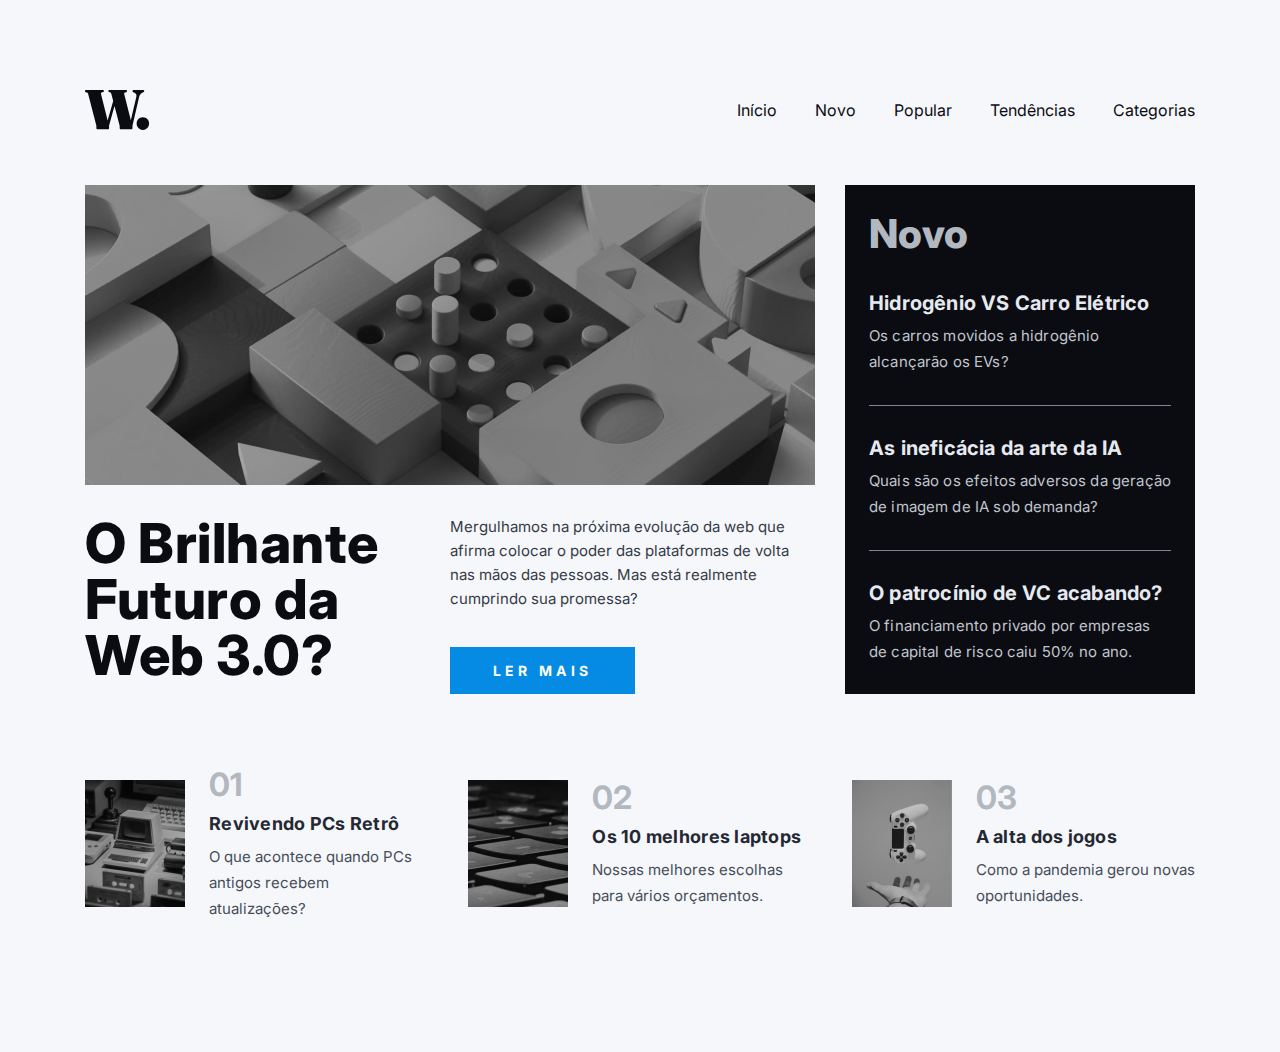
<file: index.html>
<!DOCTYPE html>
<html lang="pt-br">
<head>
  <meta charset="UTF-8">
  <meta http-equiv="X-UA-Compatible" content="IE=edge">
  <meta name="viewport" content="width=device-width, initial-scale=1.0">
  <link rel="preconnect" href="https://fonts.googleapis.com">
  <link rel="preconnect" href="https://fonts.gstatic.com" crossorigin>
  <link href="https://fonts.googleapis.com/css2?family=Inter:wght@400;700;800&display=swap" rel="stylesheet">
  <link rel="icon" href="./img/favicon.ico" type="image/svg+xml">
  <link rel="stylesheet" href="./style.css">
  <title>Página de notícias</title>
</head>
<body>

  <header class="header">
    <a href="#" class="header__logo">
      <img src="./img/logo.svg" alt="W.">
    </a>

    <nav>
      <div class="header__menu">
        <div class="header__menu__botao">
          <img src="./img/icon-menu-close.svg" alt="Ícone menu">
        </div>
        
        <ul class="header__menu__lista">
          <li><a href="#">Início</a></li>
          <li><a href="#">Novo</a></li>
          <li><a href="#">Popular</a></li>
          <li><a href="#">Tendências</a></li>
          <li><a href="#">Categorias</a></li>
        </ul>  
      </div>
      
      <div class="header__fundo"></div>

      <div class="header__botao">
        <img src="./img/icon-menu.svg" alt="Ícone menu">
      </div>
    </nav>
  </header>
  
  <main class="main">
    <div class="main__bannerInformacoes">
      <div class="main__banner">
        <picture>
          <source media="(max-width: 481px)" srcset="./img/image-web-3-mobile.jpg 686w">
          <img src="./img/image-web-3-desktop.jpg" alt="">
        </picture>
      </div>
      
      <div class="main__informacoes">
        <h1>O Brilhante Futuro da Web 3.0?</h1>
        <div class="main__informacoes__textos">
          <p>Mergulhamos na próxima evolução da web que afirma colocar o poder das plataformas de volta nas mãos das pessoas. Mas está realmente cumprindo sua promessa?</p>
          <a href="#">Ler mais</a>
        </div>
      </div>
    </div>

    <section class="main__noticias">
      <h2>Novo</h2>
      <ul>
        <li class="main__noticias__item">
          <a href="#">
            <h3>Hidrogênio VS Carro Elétrico</h3>
            <p>Os carros movidos a hidrogênio alcançarão os EVs?</p>
          </a>
        </li>
        <li class="main__noticias__item">
          <a href="#">
            <h3>As ineficácia da arte da IA</h3>
            <p>Quais são os efeitos adversos da geração de imagem de IA sob demanda?</p>
          </a>
        </li>
        <li class="main__noticias__item">
          <a href="#">
            <h3>O patrocínio de VC acabando?</h3>
            <p>O financiamento privado por empresas de capital de risco caiu 50% no ano.</p>
          </a>
        </li>
      </ul>
    </section>
  </main>

  <section class="popular">
    <a href="#" class="popular__item">
      <div class="popular__item__imagem">
        <img src="./img/image-retro-pcs.jpg" alt="Computador antigo com fitas ao seu redor">
      </div>
      <div class="popular__item__informacoes">
        <span>01</span>
        <h4>Revivendo PCs Retrô</h4>
        <p>O que acontece quando PCs antigos recebem atualizações?</p>
      </div>
    </a>
    <a href="#" class="popular__item">
      <div class="popular__item__imagem">
        <img src="./img/image-top-laptops.jpg" alt="Teclado de um notebook">
      </div>
      <div class="popular__item__informacoes">
        <span>02</span>
        <h4>Os 10 melhores laptops</h4>
        <p>Nossas melhores escolhas para vários orçamentos.</p>
      </div>
    </a>
    <a href="#" class="popular__item">
      <div class="popular__item__imagem">
        <img src="./img/image-gaming-growth.jpg" alt="Mão segurando um controle de videogame">
      </div>
      <div class="popular__item__informacoes">
        <span>03</span>
        <h4>A alta dos jogos</h4>
        <p>Como a pandemia gerou novas oportunidades.</p>
      </div>
    </a>
  </section>

  <script type="text/javascript" src="./main.js"></script>

</body>
</html>
</file>
<file: style.css>
* {
  margin: 0;
  padding: 0;
  box-sizing: border-box;
  font-family: 'Inter', sans-serif;
}
body{
  padding: 15px;
  background: #F5F7FA;
  max-width: 1140px;
  margin: 0 auto;
  min-height: 100vh;
  display: flex;
  flex-direction: column;
}
ul {
  list-style: none;
}
img{
  display: block;
  max-width: 100%;
}
a{
  text-decoration: none;
}
@media(min-width: 768px){
  body{
    padding: 90px 15px 130px;
  }
}
@media(min-width: 1441px){
  body{
    padding: 15px;
    justify-content: center;
  }
}

/* HEADER */
.header{
  display: flex;
  justify-content: space-between;
  align-items: center;
  margin-top: 13px;
}
.header__logo img{
  width: 46px;
}
.header__menu {
  position: fixed;
  z-index: 1;
  top: 0;
  right: 0;
  width: 0;
  background: #F5F7FA;
  height: 100vh;
  transition: .2s;
}
.header__menu__botao{
  max-width: fit-content;
  margin-left: auto;
  padding: 27px 30px;
}
.header__menu__lista{
  margin-top: 47px;
}
.header__menu__lista a{
  display: block;
  padding: 13px 24px;
  font-size: 18px;
  text-decoration: none;
  color: #0B0C12;
}
.header__fundo{
  position: fixed;
  top: 0;
  left: 0;
  width: 100vw;
  height: 100vh;
  background: #00000050;
  visibility: hidden;
  transition: .3s;
}
nav.menuAberto .header__menu {
  width: 256px;
}
nav.menuAberto .header__fundo {
  visibility: visible;
}
@media(min-width: 768px){
  .header{
    margin-top: 0;
  }
  .header__logo img{
    width: initial;
  }
  nav.menuAberto .header__fundo,
  .header__fundo,
  .header__menu__botao,
  .header__botao{
    display: none;
  }
  .header__menu{
    position: initial;
    width: initial;
    height: initial;
    display: initial;
  }
  .header__menu__lista{
    margin-top: initial;
    display: flex;
    gap: 38px;
  }
  .header__menu__lista a{
    padding: 9px 0;
    font-size: 16px;
    transition: .2s;
  }
  .header__menu__lista a:hover{
    color: #18A0FB;
  }
}

/* GRID */
.main{
  margin-top: 32px;
  display: grid;
  grid-template-columns: 1fr;
  gap: 64px;
}
@media(min-width: 890px){
  .main{
    grid-template-columns: minmax(540px, 730px) minmax(280px, 350px);
    gap: 30px;
    margin-top: 55px;
  }
}

/* BANNER */
.main__informacoes{
  margin-top: 24px;
  display: flex;
  flex-wrap: wrap;
}
.main__informacoes h1{
  color: #0B0C12;
  font-weight: 800;
  font-size: 40px;
  line-height: 100%;
}
.main__informacoes__textos p{
  margin-top: 16px;
  font-size: 15px;
  line-height: 176%;
  color: #363B47;
}
.main__informacoes__textos a{
  display: block;
  width: 185px;
  padding: 15px;
  margin-top: 24px;
  font-weight: 700;
  font-size: 14px;
  letter-spacing: 0.31em;
  text-align: center;
  text-transform: uppercase;
  text-decoration: none;
  color: #FFFFFF;
  background-color: #068BE4;
  border: none;
}
@media(min-width: 768px){
  .main__informacoes{
    margin-top: 30px;
  }
  .main__informacoes h1{
    max-width: 50%;
    font-size: 55px;
    line-height: 56px;
    letter-spacing: 0.01em;
  }
  .main__informacoes__textos{
    max-width: 50%;
  }
  .main__informacoes__textos p{
    margin-top: 0;
    line-height: 24px;
  }
  .main__informacoes__textos a{
    margin-top: 36px;
    transition: .2s;
  }
  .main__informacoes__textos a:hover{
    background-color: #0B0C12;
    color: #F5F7FA;
  }
}

/* NOTICIAS */
.main__noticias{
  padding: 24px;
  background-color: #0B0C12;
}
.main__noticias h2{
  font-weight: 800;
  font-size: 32px;
  letter-spacing: 0.01em;
  color: #B2B8BF;
}
.main__noticias ul{
  margin-top: 34px;
}
.main__noticias__item + .main__noticias__item{
  border-top: 1px solid #7E838C;
}
.main__noticias__item a{
  display: block;
}
.main__noticias__item:not(:last-child) a{
  margin-bottom: 30px;
}
.main__noticias__item + .main__noticias__item a{
  margin-top: 30px;
}
.main__noticias__item h3{
  font-weight: 700;
  font-size: 20px;
  line-height: 24px;
  letter-spacing: 0.01em;
  color: #E6EAF0;
}
.main__noticias__item p{
  margin-top: 8px;
  font-size: 15px;
  line-height: 26px;
  letter-spacing: 0.01em;
  color: #C0C5CC;
}
@media(min-width: 768px){
  .main__noticias ul{
    margin-top: 33px;
  }
  .main__noticias h2{
    font-size: 40px;
  }
  .main__noticias__item a h3{
    transition: .2s;
  }
  .main__noticias__item a:hover h3{
    color: #068BE4;
  }
}

/* SECTION POPULAR */
.popular{
  margin-top: 64px;
  display: grid;
  grid-template-columns: 1fr;
  gap: 33px 40px;
}
.popular__item{
  display: flex;
  align-items: center;
  gap: 24px;
}
.popular__item__imagem img{
  min-width: 100px;
  max-width: 100px;
}
.popular__item__informacoes span{
  font-weight: 700;
  font-size: 32px;
  color: #B2B8BF;
}
.popular__item__informacoes h4{
  margin-top: 9px;
  font-weight: 700;
  font-size: 18px;
  letter-spacing: 0.015em;
  color: #242833;
}
.popular__item__informacoes p{
  margin-top: 10px;
  font-size: 15px;
  line-height: 26px;
  color: #474D59;
}
@media(min-width: 768px){
  .popular{
    margin-top: 71px;
    grid-template-columns: repeat(auto-fit, minmax(340px, 1fr));
  }
  .popular__item h4{
    transition: .2s;
  }
  .popular__item:hover h4{
    color: #068BE4;
  }
}
</file>
